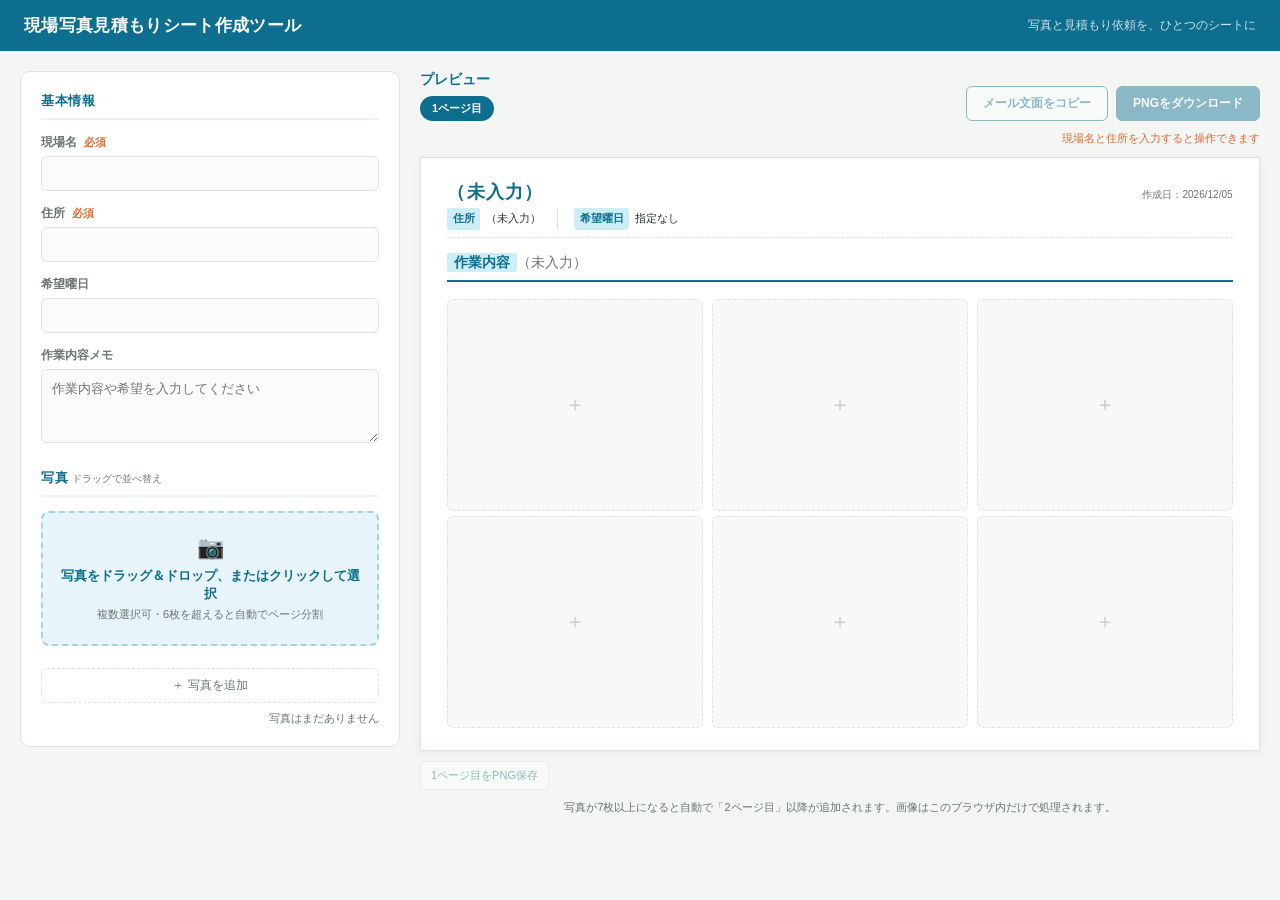
<file: index.html>
<!doctype html>
<html lang="ja">
<head>
  <meta charset="UTF-8">
  <meta name="viewport" content="width=device-width, initial-scale=1">
  <title>現場写真見積もりシート作成ツール</title>
  <link rel="stylesheet" href="style.css">
</head>
<body>
  <header class="topbar">
    <h1>現場写真見積もりシート作成ツール</h1>
    <p class="sub">写真と見積もり依頼を、ひとつのシートに</p>
  </header>

  <main class="layout">
    <section class="panel" aria-labelledby="input-heading">
      <h2 id="input-heading">基本情報</h2>
      <div class="field">
        <label for="site-name">現場名 <span class="req">必須</span></label>
        <input id="site-name" type="text" autocomplete="off">
      </div>
      <div class="field">
        <label for="address">住所 <span class="req">必須</span></label>
        <input id="address" type="text" autocomplete="street-address">
      </div>
      <div class="field">
        <label for="weekday">希望曜日</label>
        <input id="weekday" type="text" autocomplete="off">
      </div>
      <div class="field">
        <label for="work-memo">作業内容メモ</label>
        <textarea id="work-memo" placeholder="作業内容や希望を入力してください"></textarea>
      </div>

      <h2 class="photos-heading">写真 <span class="heading-hint">ドラッグで並べ替え</span></h2>
      <div id="dropzone" class="dropzone" tabindex="0" role="button" aria-controls="photo-input">
        <span class="icon" aria-hidden="true">📷</span>
        写真をドラッグ＆ドロップ、またはクリックして選択
        <span class="hint">複数選択可・6枚を超えると自動でページ分割</span>
        <input id="photo-input" type="file" accept="image/*" multiple hidden>
      </div>
      <div id="thumb-list" class="thumb-list" aria-live="polite"></div>
      <button id="add-more" class="add-more" type="button">＋ 写真を追加</button>
      <p id="photo-count" class="photo-count">写真はまだありません</p>
    </section>

    <section class="preview-wrap" aria-labelledby="preview-heading">
      <div class="preview-toolbar">
        <div>
          <h2 id="preview-heading" class="preview-title">プレビュー</h2>
          <div id="page-tabs" class="page-tabs" role="tablist" aria-label="ページ切り替え"></div>
        </div>
        <div class="actions">
          <button id="copy-mail" class="btn btn-outline" type="button">メール文面をコピー</button>
          <button id="download-current" class="btn btn-primary" type="button">PNGをダウンロード</button>
        </div>
      </div>
      <p id="validation-message" class="validation-message" role="status">現場名と住所を入力すると操作できます</p>
      <div class="sheet-wrap-scroll">
        <div id="sheet" class="sheet" aria-label="見積もり依頼シート"></div>
      </div>
      <div id="page-downloads" class="page-downloads"></div>
      <p class="note">写真が7枚以上になると自動で「2ページ目」以降が追加されます。画像はこのブラウザ内だけで処理されます。</p>
    </section>
  </main>
  <script src="script.js"></script>
</body>
</html>
</file>
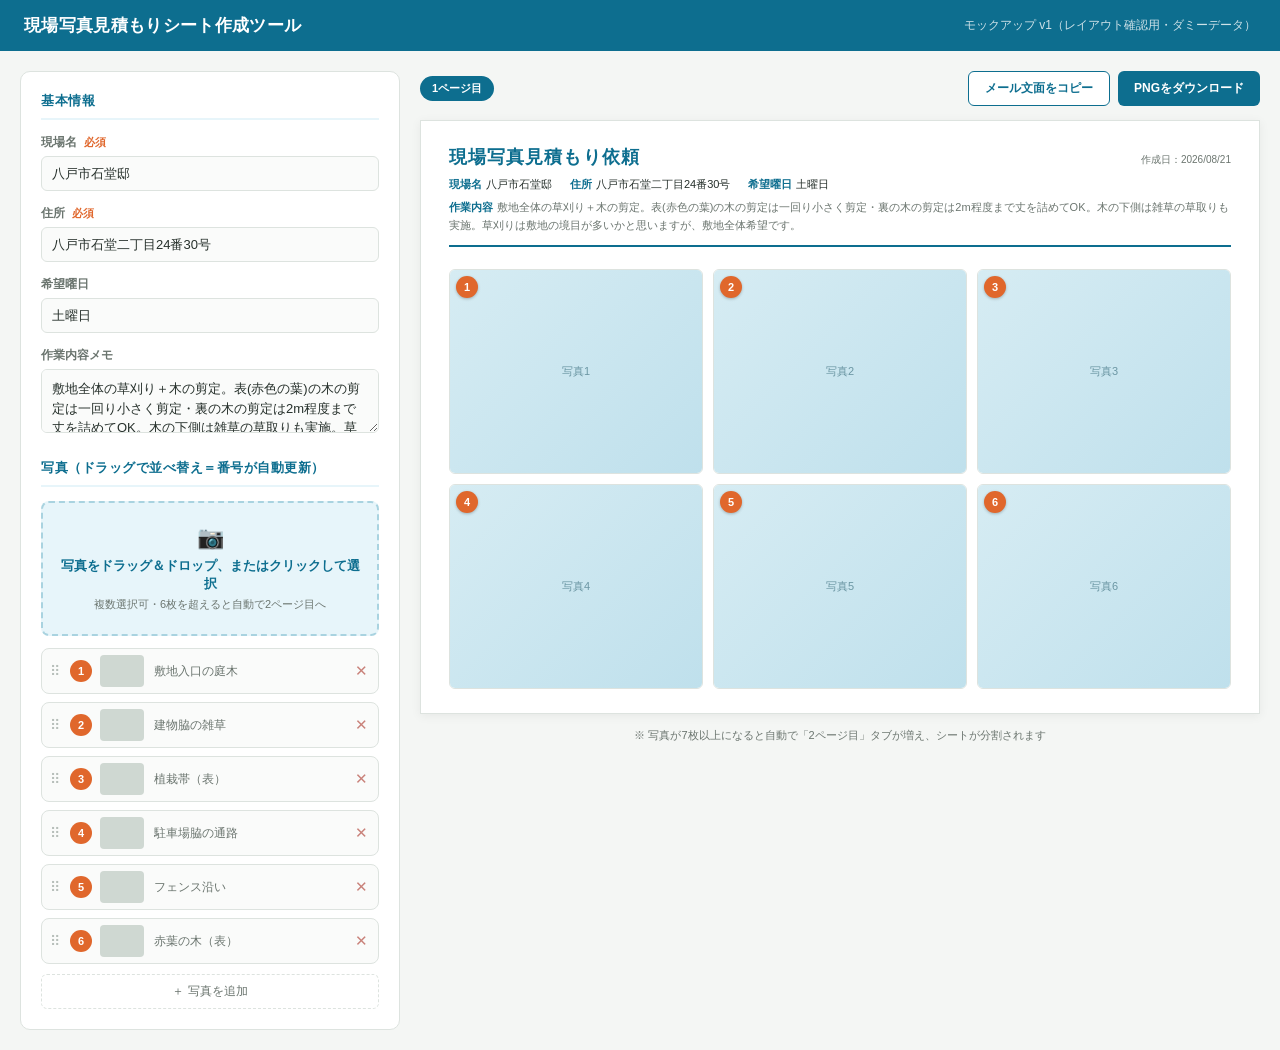
<file: mockup/mockup_v1.html>
<!DOCTYPE html>
<html lang="ja">
<head>
<meta charset="UTF-8">
<title>現場写真見積もりシート作成ツール - モックアップv1</title>
<style>
  :root {
    --blue-deep: #0d6e8f;
    --blue-mid: #0e9bc4;
    --blue-pale: #e7f5fa;
    --accent: #e0672c;
    --ink: #26302b;
    --ink-sub: #6b756f;
    --line: #dde3df;
    --bg: #f4f6f4;
    --white: #ffffff;
  }
  * { box-sizing: border-box; }
  body {
    margin: 0;
    font-family: "Hiragino Sans", "Yu Gothic", -apple-system, BlinkMacSystemFont, sans-serif;
    background: var(--bg);
    color: var(--ink);
  }
  .topbar {
    background: var(--blue-deep);
    color: #fff;
    padding: 14px 24px;
    display: flex;
    align-items: center;
    justify-content: space-between;
  }
  .topbar h1 {
    font-size: 17px;
    font-weight: 600;
    margin: 0;
    letter-spacing: .02em;
  }
  .topbar .sub {
    font-size: 12px;
    opacity: .8;
  }
  .layout {
    display: grid;
    grid-template-columns: 380px 1fr;
    gap: 20px;
    padding: 20px;
    align-items: start;
  }

  /* ---------- 左：入力パネル ---------- */
  .panel {
    background: var(--white);
    border: 1px solid var(--line);
    border-radius: 10px;
    padding: 20px;
  }
  .panel h2 {
    font-size: 13px;
    color: var(--blue-deep);
    margin: 0 0 14px;
    padding-bottom: 8px;
    border-bottom: 2px solid var(--blue-pale);
    font-weight: 700;
    letter-spacing: .04em;
  }
  .field { margin-bottom: 14px; }
  .field label {
    display: block;
    font-size: 12px;
    color: var(--ink-sub);
    margin-bottom: 5px;
    font-weight: 600;
  }
  .field label .req {
    color: var(--accent);
    margin-left: 4px;
    font-size: 11px;
  }
  .field input[type=text], .field textarea, .field select {
    width: 100%;
    border: 1px solid var(--line);
    border-radius: 6px;
    padding: 9px 10px;
    font-size: 13px;
    font-family: inherit;
    color: var(--ink);
    background: #fafbfa;
  }
  .field textarea { resize: vertical; min-height: 64px; line-height: 1.5; }
  .field input:focus, .field textarea:focus {
    outline: none;
    border-color: var(--blue-mid);
    background: #fff;
  }

  .dropzone {
    border: 2px dashed #a9d3e0;
    border-radius: 8px;
    background: var(--blue-pale);
    padding: 22px 12px;
    text-align: center;
    color: var(--blue-deep);
    font-size: 13px;
    font-weight: 600;
    cursor: pointer;
    margin-bottom: 12px;
  }
  .dropzone .icon { font-size: 22px; display:block; margin-bottom: 6px; }
  .dropzone .hint { font-weight: 400; color: var(--ink-sub); font-size: 11px; margin-top: 4px; }

  .thumb-list { display: flex; flex-direction: column; gap: 8px; }
  .thumb-row {
    display: flex;
    align-items: center;
    gap: 8px;
    border: 1px solid var(--line);
    border-radius: 8px;
    padding: 6px;
    background: #fafbfa;
  }
  .thumb-row .drag { color: #b7bfba; font-size: 14px; cursor: grab; padding: 0 2px; }
  .thumb-row .num {
    width: 22px; height: 22px;
    border-radius: 50%;
    background: var(--accent);
    color: #fff;
    font-size: 11px;
    font-weight: 700;
    display: flex; align-items: center; justify-content: center;
    flex-shrink: 0;
  }
  .thumb-row .thumb-img {
    width: 44px; height: 32px;
    border-radius: 4px;
    background: #cfd8d2;
    background-size: cover;
    flex-shrink: 0;
  }
  .thumb-row .memo {
    flex: 1;
    border: none;
    background: transparent;
    font-size: 12px;
    color: var(--ink-sub);
    padding: 4px 2px;
  }
  .thumb-row .memo:focus { outline: none; background: #fff; border-radius: 4px; }
  .thumb-row .del { color: #c9827a; font-size: 15px; cursor: pointer; padding: 0 4px; flex-shrink: 0; }

  .add-more {
    margin-top: 10px;
    width: 100%;
    background: none;
    border: 1px dashed var(--line);
    color: var(--ink-sub);
    border-radius: 6px;
    padding: 8px;
    font-size: 12px;
    cursor: pointer;
  }

  /* ---------- 右：プレビュー ---------- */
  .preview-wrap {
    display: flex;
    flex-direction: column;
    align-items: center;
    gap: 14px;
  }
  .preview-toolbar {
    width: 100%;
    max-width: 900px;
    display: flex;
    justify-content: space-between;
    align-items: center;
  }
  .page-tabs { display: flex; gap: 6px; }
  .page-tab {
    font-size: 11px;
    padding: 5px 12px;
    border-radius: 14px;
    background: #e3e9e5;
    color: var(--ink-sub);
    font-weight: 600;
  }
  .page-tab.active { background: var(--blue-deep); color: #fff; }

  .actions { display: flex; gap: 8px; }
  .btn {
    font-size: 12px;
    font-weight: 700;
    padding: 8px 16px;
    border-radius: 6px;
    border: none;
    cursor: pointer;
  }
  .btn-primary { background: var(--blue-deep); color: #fff; }
  .btn-outline { background: #fff; color: var(--blue-deep); border: 1px solid var(--blue-deep); }

  .sheet {
    width: 100%;
    max-width: 900px;
    aspect-ratio: 297 / 210;
    background: #fff;
    border: 1px solid var(--line);
    box-shadow: 0 2px 10px rgba(0,0,0,.06);
    padding: 24px 28px;
    display: flex;
    flex-direction: column;
  }
  .sheet-header {
    border-bottom: 2px solid var(--blue-deep);
    padding-bottom: 10px;
    margin-bottom: 12px;
  }
  .sheet-header .title-row {
    display: flex;
    justify-content: space-between;
    align-items: baseline;
    margin-bottom: 6px;
  }
  .sheet-header .title-row h3 {
    margin: 0;
    font-size: 18px;
    color: var(--blue-deep);
    letter-spacing: .06em;
  }
  .sheet-header .title-row .date { font-size: 10px; color: var(--ink-sub); }
  .sheet-meta { font-size: 11px; color: var(--ink); line-height: 1.7; }
  .sheet-meta b { color: var(--blue-deep); margin-right: 4px; }
  .sheet-meta .row { display: flex; gap: 18px; flex-wrap: wrap; }
  .sheet-meta .memo { margin-top: 4px; color: var(--ink-sub); }

  .sheet-grid {
    flex: 1;
    display: grid;
    grid-template-columns: repeat(3, 1fr);
    grid-template-rows: repeat(2, 1fr);
    gap: 10px;
    margin-top: 10px;
  }
  .photo-card {
    position: relative;
    border: 1px solid var(--line);
    border-radius: 6px;
    overflow: hidden;
    background: #eef1ef;
  }
  .photo-card .img {
    width: 100%;
    height: 100%;
    background: linear-gradient(135deg, #d6ecf3, #bfe0ec);
    display: flex;
    align-items: center;
    justify-content: center;
    color: #6b96a3;
    font-size: 11px;
  }
  .photo-card .badge {
    position: absolute;
    top: 6px;
    left: 6px;
    width: 22px;
    height: 22px;
    border-radius: 50%;
    background: var(--accent);
    color: #fff;
    font-size: 11px;
    font-weight: 700;
    display: flex;
    align-items: center;
    justify-content: center;
    box-shadow: 0 1px 3px rgba(0,0,0,.25);
  }
  .photo-card.empty {
    border-style: dashed;
    background: #f7f8f7;
  }
  .photo-card.empty .img { background: none; color: #c3cac5; font-size: 20px; }

  .note {
    max-width: 900px;
    font-size: 11px;
    color: var(--ink-sub);
    text-align: center;
  }

  /* ---------- スマホ対応 ---------- */
  @media (max-width: 768px) {
    .topbar { flex-direction: column; align-items: flex-start; gap: 4px; padding: 12px 16px; }
    .topbar h1 { font-size: 15px; }
    .layout { grid-template-columns: 1fr; padding: 12px; gap: 14px; }
    .panel { padding: 16px; }

    /* 入力欄はタップしやすい高さを確保 */
    .field input[type=text], .field textarea, .field select { font-size: 16px; padding: 11px 10px; }
    .dropzone { padding: 26px 12px; }

    /* プレビューは横スクロールでシート全体を保持（縮小しすぎて文字が読めなくなるのを防ぐ） */
    .preview-toolbar { flex-wrap: wrap; gap: 8px; max-width: 100%; }
    .btn { padding: 10px 14px; font-size: 12px; }
    .sheet-wrap-scroll { width: 100%; overflow-x: auto; -webkit-overflow-scrolling: touch; }
    .sheet { min-width: 640px; max-width: none; }
    .note { padding: 0 12px; }

    /* サムネイル行もタップ領域を確保 */
    .thumb-row { padding: 8px 6px; }
    .thumb-row .del { font-size: 18px; padding: 4px 6px; }
    .thumb-row .drag { font-size: 18px; padding: 4px 6px; }
  }
</style>
</head>
<body>

<div class="topbar">
  <h1>現場写真見積もりシート作成ツール</h1>
  <div class="sub">モックアップ v1（レイアウト確認用・ダミーデータ）</div>
</div>

<div class="layout">

  <!-- 左：入力パネル -->
  <div class="panel">
    <h2>基本情報</h2>
    <div class="field">
      <label>現場名 <span class="req">必須</span></label>
      <input type="text" value="八戸市石堂邸">
    </div>
    <div class="field">
      <label>住所 <span class="req">必須</span></label>
      <input type="text" value="八戸市石堂二丁目24番30号">
    </div>
    <div class="field">
      <label>希望曜日</label>
      <input type="text" value="土曜日">
    </div>
    <div class="field">
      <label>作業内容メモ</label>
      <textarea>敷地全体の草刈り＋木の剪定。表(赤色の葉)の木の剪定は一回り小さく剪定・裏の木の剪定は2m程度まで丈を詰めてOK。木の下側は雑草の草取りも実施。草刈りは敷地の境目が多いかと思いますが、敷地全体希望です。</textarea>
    </div>

    <h2 style="margin-top:22px;">写真（ドラッグで並べ替え＝番号が自動更新）</h2>
    <div class="dropzone">
      <span class="icon">📷</span>
      写真をドラッグ＆ドロップ、またはクリックして選択
      <div class="hint">複数選択可・6枚を超えると自動で2ページ目へ</div>
    </div>
    <div class="thumb-list">
      <div class="thumb-row">
        <span class="drag">⠿</span>
        <span class="num">1</span>
        <span class="thumb-img"></span>
        <input class="memo" value="敷地入口の庭木">
        <span class="del">✕</span>
      </div>
      <div class="thumb-row">
        <span class="drag">⠿</span>
        <span class="num">2</span>
        <span class="thumb-img"></span>
        <input class="memo" value="建物脇の雑草">
        <span class="del">✕</span>
      </div>
      <div class="thumb-row">
        <span class="drag">⠿</span>
        <span class="num">3</span>
        <span class="thumb-img"></span>
        <input class="memo" value="植栽帯（表）">
        <span class="del">✕</span>
      </div>
      <div class="thumb-row">
        <span class="drag">⠿</span>
        <span class="num">4</span>
        <span class="thumb-img"></span>
        <input class="memo" value="駐車場脇の通路">
        <span class="del">✕</span>
      </div>
      <div class="thumb-row">
        <span class="drag">⠿</span>
        <span class="num">5</span>
        <span class="thumb-img"></span>
        <input class="memo" value="フェンス沿い">
        <span class="del">✕</span>
      </div>
      <div class="thumb-row">
        <span class="drag">⠿</span>
        <span class="num">6</span>
        <span class="thumb-img"></span>
        <input class="memo" value="赤葉の木（表）">
        <span class="del">✕</span>
      </div>
    </div>
    <button class="add-more">＋ 写真を追加</button>
  </div>

  <!-- 右：プレビュー -->
  <div class="preview-wrap">
    <div class="preview-toolbar">
      <div class="page-tabs">
        <span class="page-tab active">1ページ目</span>
      </div>
      <div class="actions">
        <button class="btn btn-outline">メール文面をコピー</button>
        <button class="btn btn-primary">PNGをダウンロード</button>
      </div>
    </div>

    <div class="sheet-wrap-scroll">
    <div class="sheet">
      <div class="sheet-header">
        <div class="title-row">
          <h3>現場写真見積もり依頼</h3>
          <span class="date">作成日：2026/08/21</span>
        </div>
        <div class="sheet-meta">
          <div class="row">
            <div><b>現場名</b>八戸市石堂邸</div>
            <div><b>住所</b>八戸市石堂二丁目24番30号</div>
            <div><b>希望曜日</b>土曜日</div>
          </div>
          <div class="memo"><b>作業内容</b>敷地全体の草刈り＋木の剪定。表(赤色の葉)の木の剪定は一回り小さく剪定・裏の木の剪定は2m程度まで丈を詰めてOK。木の下側は雑草の草取りも実施。草刈りは敷地の境目が多いかと思いますが、敷地全体希望です。</div>
        </div>
      </div>
      <div class="sheet-grid">
        <div class="photo-card"><span class="badge">1</span><div class="img">写真1</div></div>
        <div class="photo-card"><span class="badge">2</span><div class="img">写真2</div></div>
        <div class="photo-card"><span class="badge">3</span><div class="img">写真3</div></div>
        <div class="photo-card"><span class="badge">4</span><div class="img">写真4</div></div>
        <div class="photo-card"><span class="badge">5</span><div class="img">写真5</div></div>
        <div class="photo-card"><span class="badge">6</span><div class="img">写真6</div></div>
      </div>
    </div>
    </div>
    <div class="note">※ 写真が7枚以上になると自動で「2ページ目」タブが増え、シートが分割されます</div>
  </div>

</div>

</body>
</html>
</file>
<file: style.css>
:root {
  --blue-deep: #0d6e8f;
  --blue-mid: #0e9bc4;
  --blue-pale: #e7f5fa;
  --accent: #e0672c;
  --ink: #26302b;
  --ink-sub: #6b756f;
  --line: #dde3df;
  --bg: #f4f6f4;
  --white: #fff;
}

* { box-sizing: border-box; }
body { margin: 0; background: var(--bg); color: var(--ink); font-family: "Hiragino Sans", "Yu Gothic", -apple-system, BlinkMacSystemFont, sans-serif; }
button, input, textarea { font: inherit; }
button { -webkit-tap-highlight-color: transparent; }
.topbar { background: var(--blue-deep); color: #fff; padding: 14px 24px; display: flex; align-items: center; justify-content: space-between; }
.topbar h1 { margin: 0; font-size: 17px; font-weight: 600; letter-spacing: .02em; }
.topbar .sub { margin: 0; font-size: 12px; opacity: .8; }
.layout { display: grid; grid-template-columns: 380px minmax(0, 1fr); gap: 20px; padding: 20px; align-items: start; }
.panel { padding: 20px; background: var(--white); border: 1px solid var(--line); border-radius: 10px; }
.panel h2 { margin: 0 0 14px; padding-bottom: 8px; border-bottom: 2px solid var(--blue-pale); color: var(--blue-deep); font-size: 13px; font-weight: 700; letter-spacing: .04em; }
.photos-heading { margin-top: 22px !important; }
.heading-hint { color: var(--ink-sub); font-size: 10px; font-weight: 400; letter-spacing: 0; }
.field { margin-bottom: 14px; }
.field label { display: block; margin-bottom: 5px; color: var(--ink-sub); font-size: 12px; font-weight: 600; }
.req { color: var(--accent); margin-left: 4px; font-size: 11px; }
.field input, .field textarea { width: 100%; padding: 9px 10px; border: 1px solid var(--line); border-radius: 6px; color: var(--ink); background: #fafbfa; font-size: 13px; }
.field textarea { min-height: 74px; resize: vertical; line-height: 1.5; }
.field input:focus, .field textarea:focus { outline: none; border-color: var(--blue-mid); background: #fff; box-shadow: 0 0 0 2px rgba(14,155,196,.12); }
.dropzone { margin-bottom: 12px; padding: 22px 12px; border: 2px dashed #a9d3e0; border-radius: 8px; color: var(--blue-deep); background: var(--blue-pale); text-align: center; font-size: 13px; font-weight: 600; cursor: pointer; transition: background .15s, border-color .15s; }
.dropzone:hover, .dropzone.is-dragover { border-color: var(--blue-mid); background: #d8f0f8; }
.dropzone:focus-visible { outline: 3px solid rgba(14,155,196,.32); outline-offset: 2px; }
.dropzone .icon { display: block; margin-bottom: 6px; font-size: 22px; }
.dropzone .hint { display: block; margin-top: 4px; color: var(--ink-sub); font-size: 11px; font-weight: 400; }
.thumb-list { display: flex; flex-direction: column; gap: 8px; }
.thumb-row { display: flex; align-items: center; gap: 7px; padding: 6px; border: 1px solid var(--line); border-radius: 8px; background: #fafbfa; transition: opacity .15s, box-shadow .15s; }
.thumb-row.is-dragging { opacity: .45; }
.thumb-row.is-over { box-shadow: 0 -3px 0 var(--blue-mid); }
.drag-handle { padding: 0 2px; color: #aeb9b3; font-size: 15px; cursor: grab; user-select: none; }
.num { width: 22px; height: 22px; flex: 0 0 22px; display: flex; align-items: center; justify-content: center; border-radius: 50%; background: var(--accent); color: #fff; font-size: 11px; font-weight: 700; }
.thumb-img { width: 44px; height: 32px; flex: 0 0 44px; border-radius: 4px; background: #cfd8d2 center / cover no-repeat; }
.memo { min-width: 0; flex: 1; padding: 4px 2px; border: 0; border-radius: 4px; outline: none; color: var(--ink-sub); background: transparent; font-size: 12px; }
.memo:focus { background: #fff; box-shadow: inset 0 0 0 1px var(--line); }
.move-buttons { display: flex; gap: 2px; }
.move-btn, .del { min-width: 28px; min-height: 28px; padding: 3px; border: 0; background: transparent; cursor: pointer; }
.move-btn { color: var(--blue-deep); font-size: 16px; }
.move-btn:disabled { color: #cbd2ce; cursor: default; }
.del { color: #c9827a; font-size: 15px; }
.move-btn:hover:not(:disabled), .del:hover { background: #edf4f2; border-radius: 5px; }
.add-more { width: 100%; margin-top: 10px; padding: 8px; border: 1px dashed var(--line); border-radius: 6px; color: var(--ink-sub); background: none; font-size: 12px; cursor: pointer; }
.add-more:hover { border-color: var(--blue-mid); color: var(--blue-deep); }
.photo-count { margin: 8px 0 0; color: var(--ink-sub); font-size: 11px; text-align: right; }
.preview-wrap { min-width: 0; display: flex; flex-direction: column; align-items: center; gap: 10px; }
.preview-toolbar { width: 100%; max-width: 900px; display: flex; justify-content: space-between; align-items: end; gap: 12px; }
.preview-title { margin: 0 0 7px; color: var(--blue-deep); font-size: 14px; }
.page-tabs { display: flex; flex-wrap: wrap; gap: 6px; }
.page-tab { padding: 5px 12px; border: 0; border-radius: 14px; background: #e3e9e5; color: var(--ink-sub); font-size: 11px; font-weight: 600; cursor: pointer; }
.page-tab.active { background: var(--blue-deep); color: #fff; }
.actions { display: flex; flex-wrap: wrap; justify-content: flex-end; gap: 8px; }
.btn { padding: 8px 16px; border-radius: 6px; font-size: 12px; font-weight: 700; cursor: pointer; }
.btn:disabled { opacity: .45; cursor: not-allowed; }
.btn-primary { border: 1px solid var(--blue-deep); background: var(--blue-deep); color: #fff; }
.btn-outline { border: 1px solid var(--blue-deep); background: #fff; color: var(--blue-deep); }
.validation-message { width: 100%; max-width: 900px; min-height: 16px; margin: 0; color: var(--accent); font-size: 11px; text-align: right; }
.validation-message.valid { color: var(--ink-sub); }
.sheet-wrap-scroll { width: 100%; max-width: 900px; }
.sheet { width: 100%; aspect-ratio: 297 / 210; padding: 2.65% 3.15%; border: 1px solid var(--line); box-shadow: 0 2px 10px rgba(0,0,0,.06); background: #fff; display: flex; flex-direction: column; }
.sheet-header { margin-bottom: 1.2%; padding-bottom: 1.05%; border-bottom: 2px solid var(--blue-deep); }
.title-row { display: flex; justify-content: space-between; align-items: baseline; margin-bottom: .45%; gap: 10px; }
.sheet-title { margin: 0; overflow: hidden; color: var(--blue-deep); font-size: clamp(12px, 2vw, 18px); font-weight: 700; letter-spacing: .06em; text-overflow: ellipsis; white-space: nowrap; }
.date { color: var(--ink-sub); font-size: clamp(7px, 1.1vw, 10px); white-space: nowrap; }
.sheet-meta { color: var(--ink); font-size: clamp(7px, 1.22vw, 11px); line-height: 1.7; }
.meta-row { display: flex; flex-wrap: wrap; align-items: baseline; gap: 0; margin-bottom: 1.9%; padding-bottom: .9%; border-bottom: 1px dashed var(--line); }
.meta-row > div { display: flex; align-items: baseline; gap: 6px; padding: 0 16px; }
.meta-row > div:first-child { padding-left: 0; }
.meta-row > div + div { border-left: 1px solid var(--line); }
.sheet-meta b { margin-right: 0; padding: .15em .5em; border-radius: 3px; background: #cdedf7; color: var(--blue-deep); font-weight: 700; white-space: nowrap; }
.sheet-meta .memo-line { display: flex; align-items: flex-start; overflow: hidden; margin-top: 0; color: var(--ink-sub); font-size: clamp(10px, 1.55vw, 14px); line-height: 1.35; }
.sheet-meta .memo-line b { flex: 0 0 auto; }
.memo-text { min-width: 0; }
.memo-row { display: block; min-height: 1.35em; }
.sheet-grid { min-height: 0; flex: 1; display: grid; grid-template-columns: repeat(3, 1fr); grid-template-rows: repeat(2, 1fr); gap: 1.2%; margin-top: 1%; }
.photo-card { position: relative; min-width: 0; min-height: 0; overflow: hidden; border: 1px solid var(--line); border-radius: 6px; background: #eef1ef; }
.photo-card.empty { border-style: dashed; background: #f7f8f7; }
.photo-card .photo-image { width: 100%; height: 100%; display: block; object-fit: cover; }
.empty-mark { display: flex; width: 100%; height: 100%; align-items: center; justify-content: center; color: #c3cac5; font-size: 20px; }
.badge { position: absolute; top: 6px; left: 6px; width: 22px; height: 22px; display: flex; align-items: center; justify-content: center; border-radius: 50%; background: var(--accent); box-shadow: 0 1px 3px rgba(0,0,0,.25); color: #fff; font-size: 11px; font-weight: 700; }
.photo-caption { position: absolute; right: 0; bottom: 0; left: 0; overflow: hidden; padding: 5px 6px 4px; color: #fff; background: linear-gradient(transparent, rgba(0,0,0,.72)); font-size: clamp(7px, 1.1vw, 10px); text-overflow: ellipsis; white-space: nowrap; }
.page-downloads { width: 100%; max-width: 900px; display: flex; flex-wrap: wrap; gap: 6px; }
.page-download { padding: 6px 10px; border: 1px solid var(--line); border-radius: 5px; color: var(--blue-deep); background: #fff; font-size: 11px; cursor: pointer; }
.page-download:disabled { opacity: .45; cursor: not-allowed; }
.note { max-width: 900px; margin: 0; color: var(--ink-sub); font-size: 11px; text-align: center; }

@media (max-width: 768px) {
  .topbar { flex-direction: column; align-items: flex-start; gap: 4px; padding: 12px 16px; }
  .topbar h1 { font-size: 15px; }
  .layout { grid-template-columns: 1fr; gap: 14px; padding: 12px; }
  .panel { padding: 16px; }
  .field input, .field textarea { padding: 11px 10px; font-size: 16px; }
  .dropzone { padding: 26px 12px; }
  .preview-toolbar { flex-wrap: wrap; align-items: flex-start; }
  .actions { width: 100%; justify-content: flex-start; }
  .btn { padding: 10px 14px; }
  .sheet-wrap-scroll { overflow-x: auto; -webkit-overflow-scrolling: touch; }
  .sheet { min-width: 640px; max-width: none; }
  .validation-message { text-align: left; }
  .thumb-row { padding: 8px 6px; }
  .drag-handle { padding: 4px 6px; font-size: 18px; }
  .move-btn, .del { min-width: 34px; min-height: 34px; font-size: 18px; }
}
</file>
